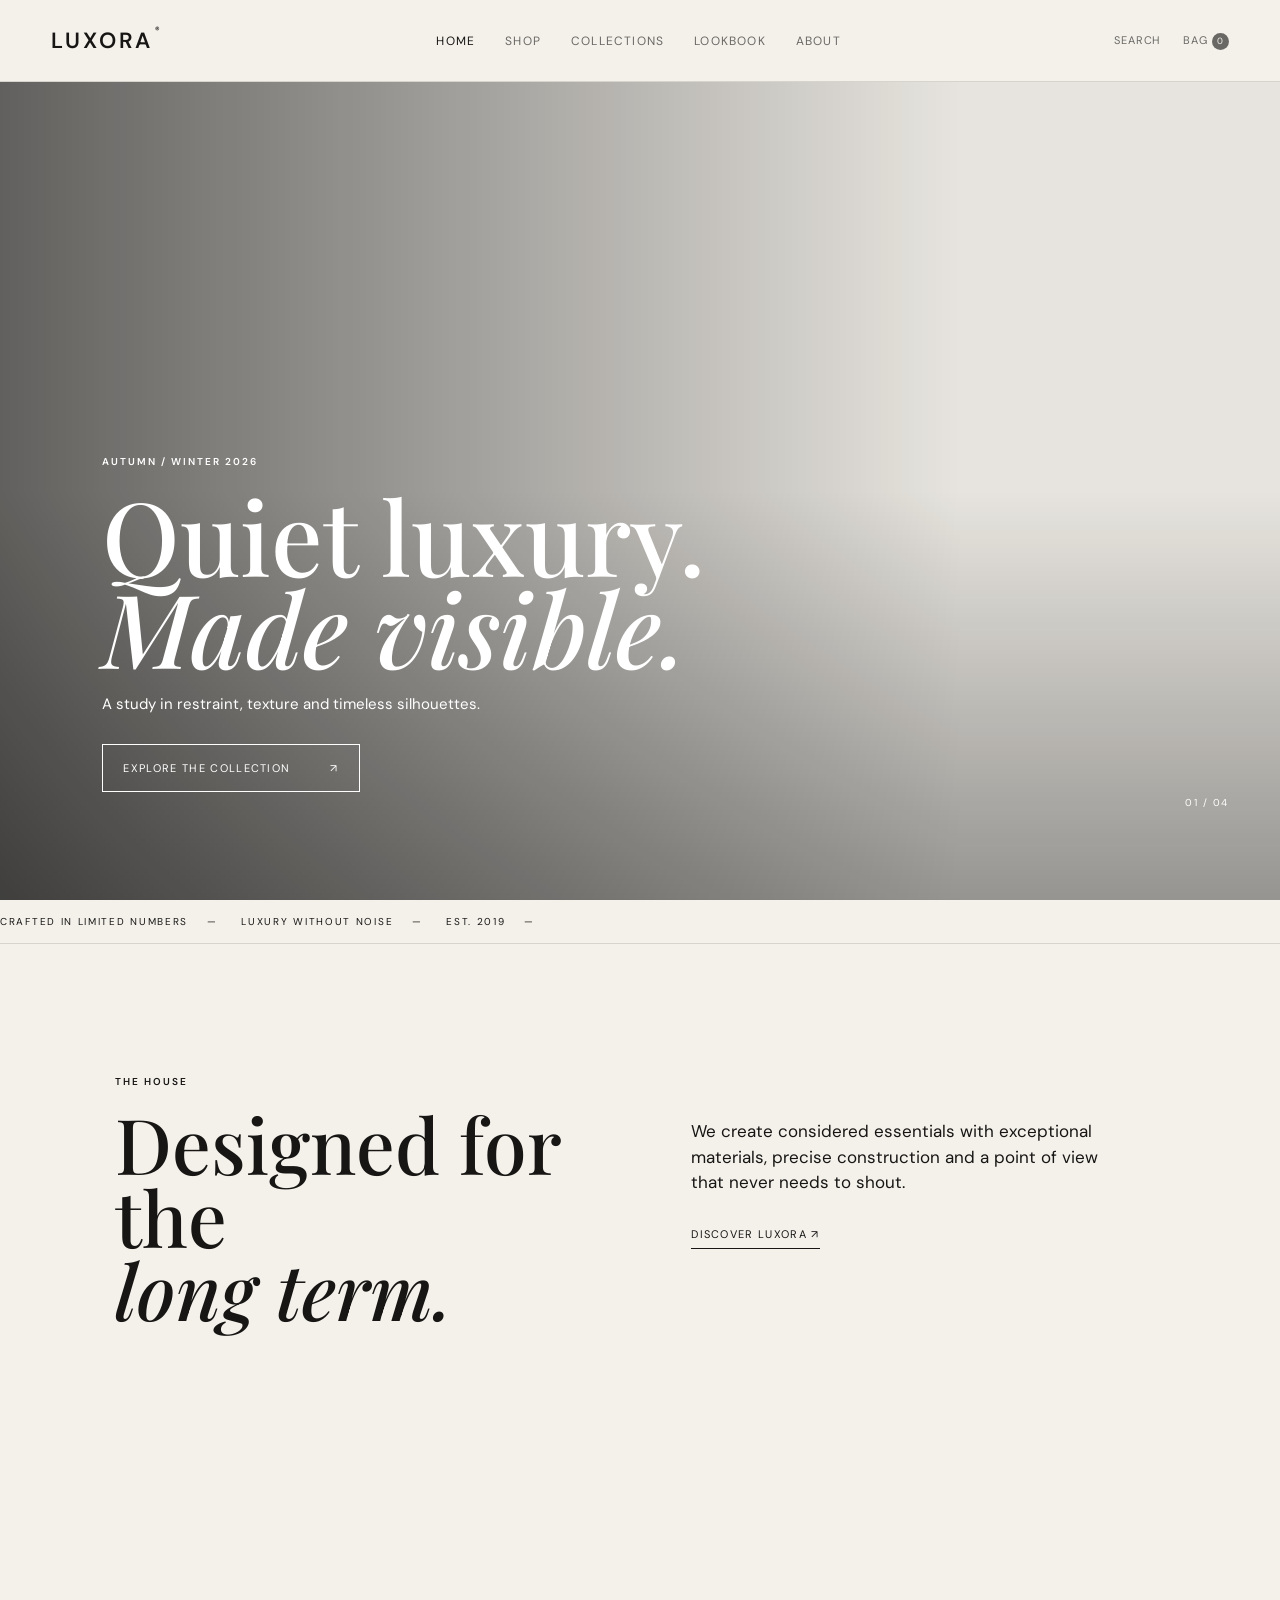
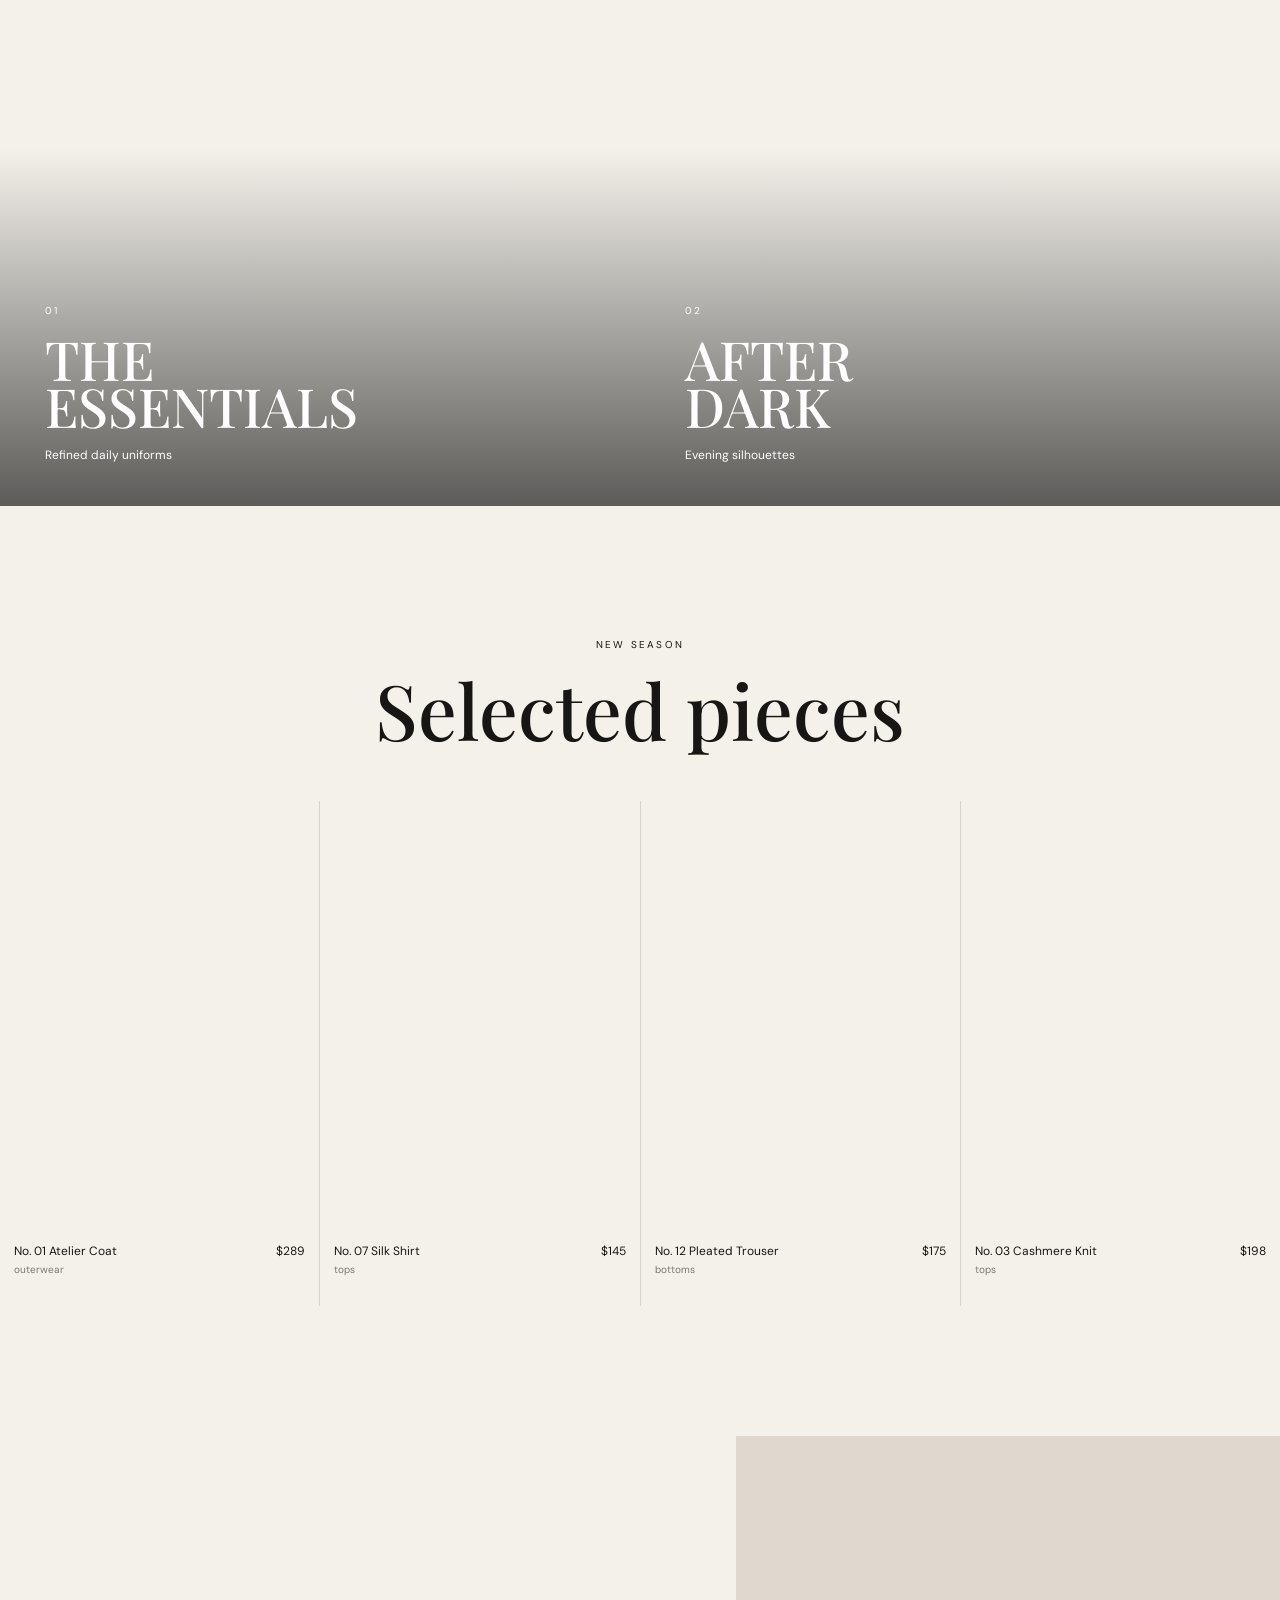
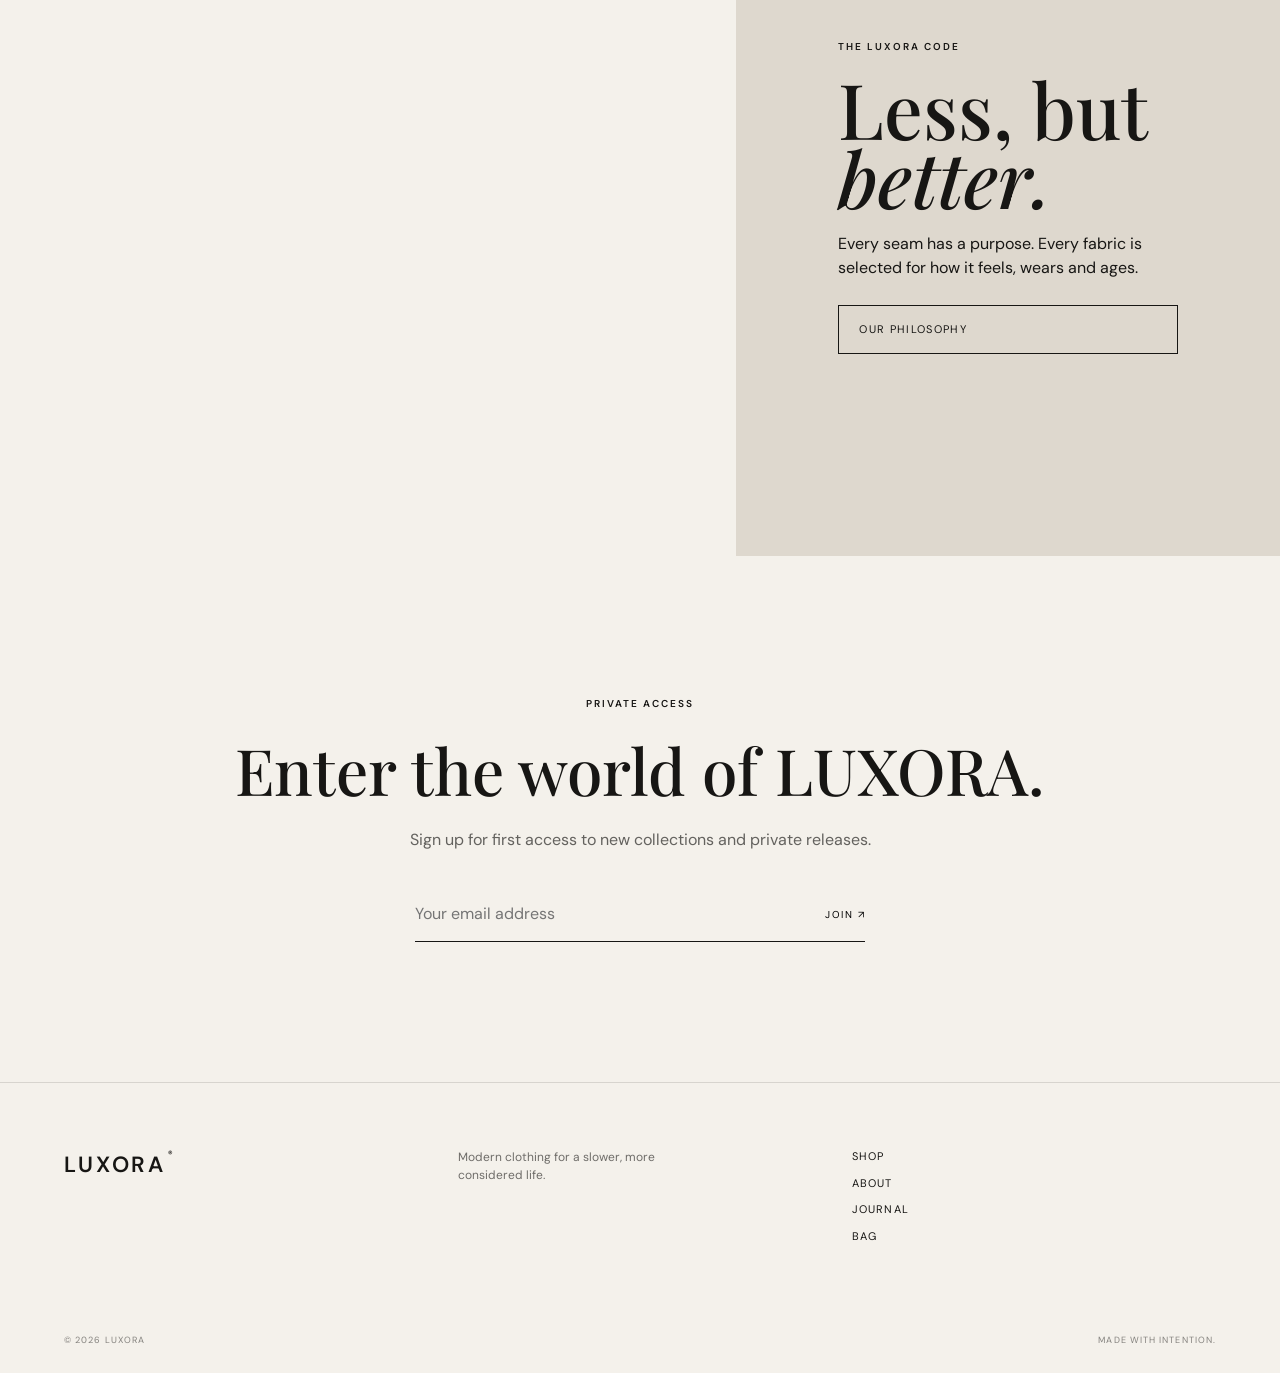
<file: index.html>
<!DOCTYPE html>
<html lang="en">
<head>
<meta charset="UTF-8"><meta name="viewport" content="width=device-width,initial-scale=1.0">
<title>LUXORA — Modern Luxury</title>
<link rel="preconnect" href="https://fonts.googleapis.com"><link rel="preconnect" href="https://fonts.gstatic.com" crossorigin>
<link href="https://fonts.googleapis.com/css2?family=DM+Sans:wght@400;500;600&family=Playfair+Display:wght@500;600&display=swap" rel="stylesheet">
<link rel="stylesheet" href="css/style.css">
</head>
<body>
<div class="loader"><div class="loader-mark">L</div><p>LUXORA</p></div>
<header class="nav">
<a class="logo" href="index.html">LUXORA<span>®</span></a>
<nav><a class="active" href="index.html">Home</a><a href="shop.html">Shop</a><a href="collections.html">Collections</a><a href="lookbook.html">Lookbook</a><a href="about.html">About</a></nav>
<div class="nav-actions"><a href="shop.html">Search</a><a href="cart.html">Bag <span class="bag-count">0</span></a><button class="menu">☰</button></div>
</header>
<main>
<section class="hero">
<div class="hero-image"></div><div class="hero-shade"></div>
<div class="hero-content"><p class="eyebrow reveal">AUTUMN / WINTER 2026</p><h1 class="reveal delay1">Quiet luxury.<br><em>Made visible.</em></h1><p class="hero-copy reveal delay2">A study in restraint, texture and timeless silhouettes.</p><a class="btn reveal delay3" href="shop.html">Explore the collection <span>↗</span></a></div>
<div class="hero-side">01 / 04</div>
</section>
<section class="ticker"><div>CRAFTED IN LIMITED NUMBERS&nbsp;&nbsp;&nbsp; — &nbsp;&nbsp;&nbsp; LUXURY WITHOUT NOISE&nbsp;&nbsp;&nbsp; — &nbsp;&nbsp;&nbsp; EST. 2019&nbsp;&nbsp;&nbsp; — &nbsp;&nbsp;&nbsp;</div></section>
<section class="statement split"><div><p class="eyebrow">THE HOUSE</p><h2>Designed for the<br><em>long term.</em></h2></div><div><p>We create considered essentials with exceptional materials, precise construction and a point of view that never needs to shout.</p><a class="text-link" href="about.html">Discover LUXORA ↗</a></div></section>
<section class="feature-grid">
<a class="feature feature-one" href="collections.html"><div><span>01</span><h3>THE<br>ESSENTIALS</h3><p>Refined daily uniforms</p></div></a>
<a class="feature feature-two" href="collections.html"><div><span>02</span><h3>AFTER<br>DARK</h3><p>Evening silhouettes</p></div></a>
</section>
<section class="marquee-title"><span>NEW SEASON</span><h2>Selected pieces</h2></section>
<section class="products-preview" id="home-products"></section>
<section class="editorial"><div class="editorial-photo"></div><div class="editorial-copy"><p class="eyebrow">THE LUXORA CODE</p><h2>Less, but<br><em>better.</em></h2><p>Every seam has a purpose. Every fabric is selected for how it feels, wears and ages.</p><a class="btn dark" href="about.html">Our philosophy</a></div></section>
<section class="newsletter"><p class="eyebrow">PRIVATE ACCESS</p><h2>Enter the world of LUXORA.</h2><p>Sign up for first access to new collections and private releases.</p><form onsubmit="event.preventDefault();this.innerHTML='<strong>Welcome to LUXORA.</strong>'"><input type="email" placeholder="Your email address" required><button>Join ↗</button></form></section>
</main>
<footer><div class="footer-top"><a class="logo" href="index.html">LUXORA<span>®</span></a><p>Modern clothing for a slower, more considered life.</p><div><a href="shop.html">Shop</a><a href="about.html">About</a><a href="lookbook.html">Journal</a><a href="cart.html">Bag</a></div></div><div class="footer-bottom"><span>© 2026 LUXORA</span><span>Made with intention.</span></div></footer>
<script src="js/app.js"></script></body></html>
</file>
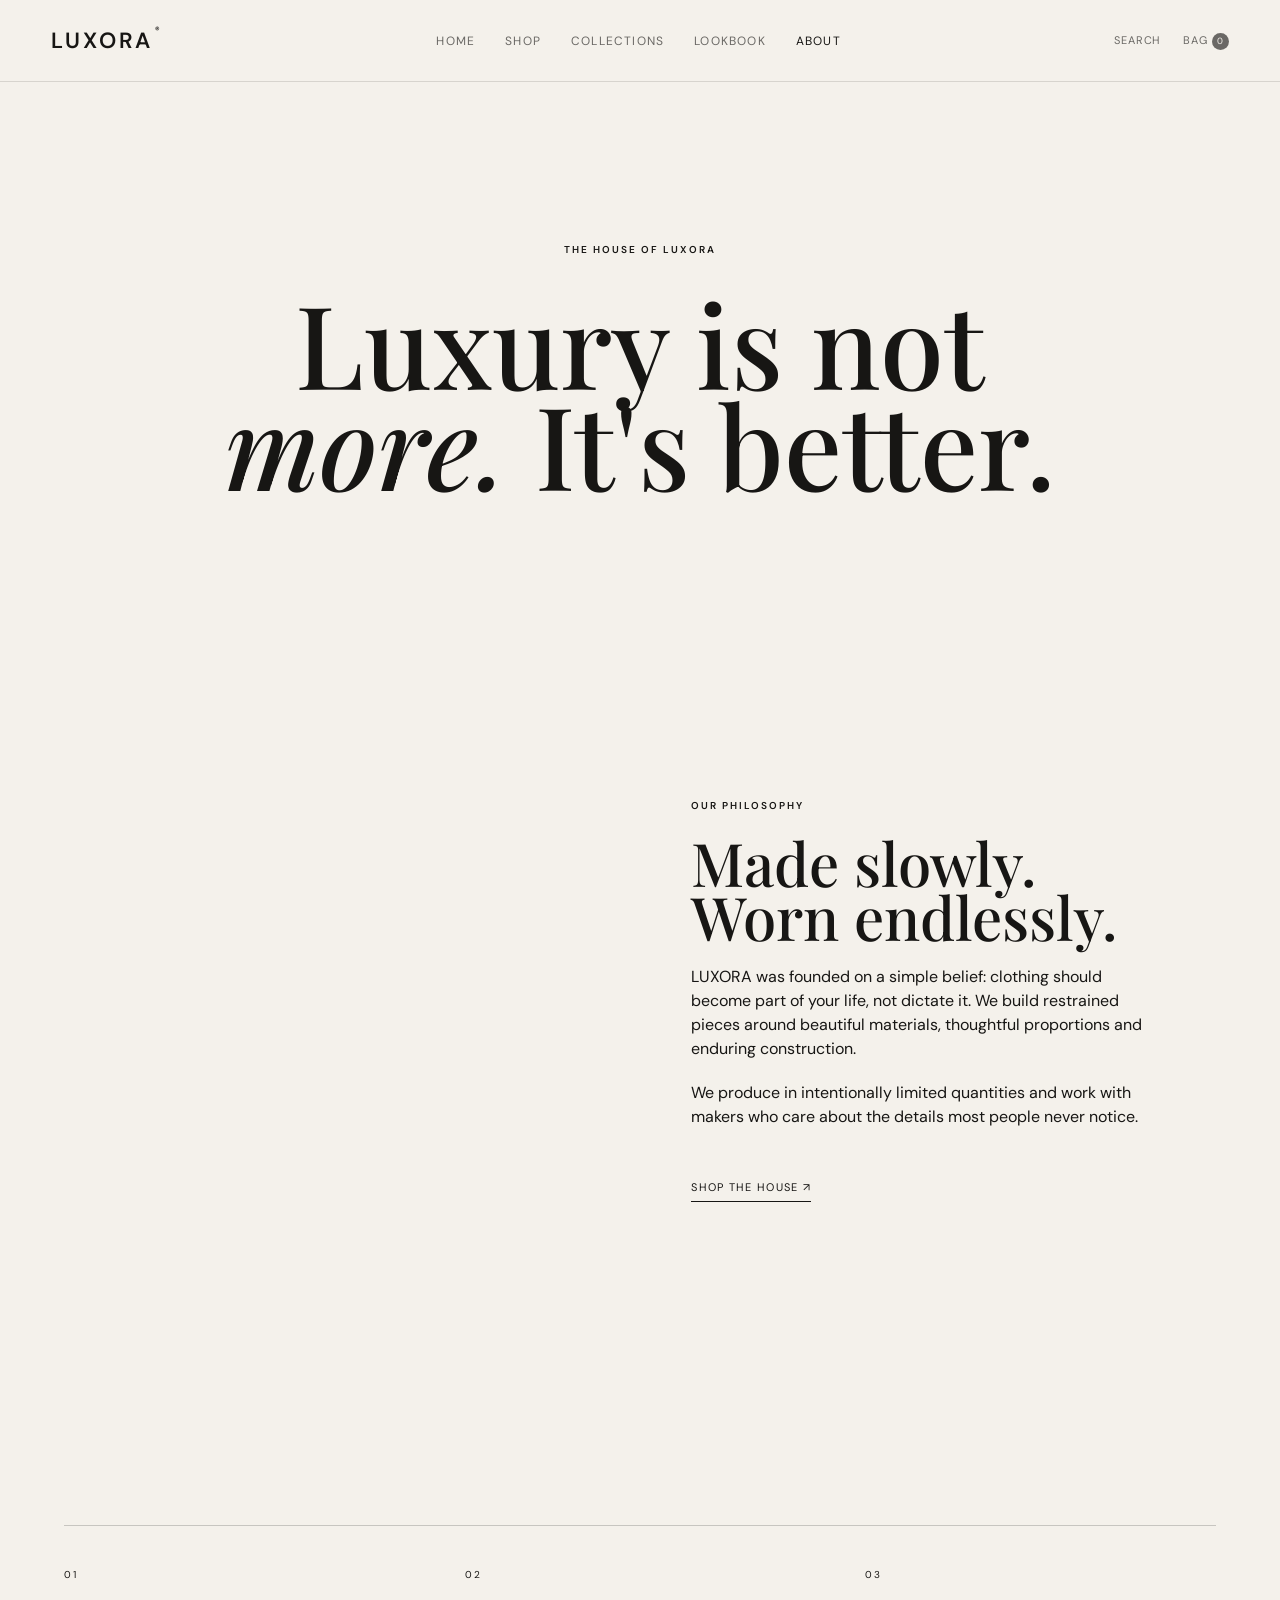
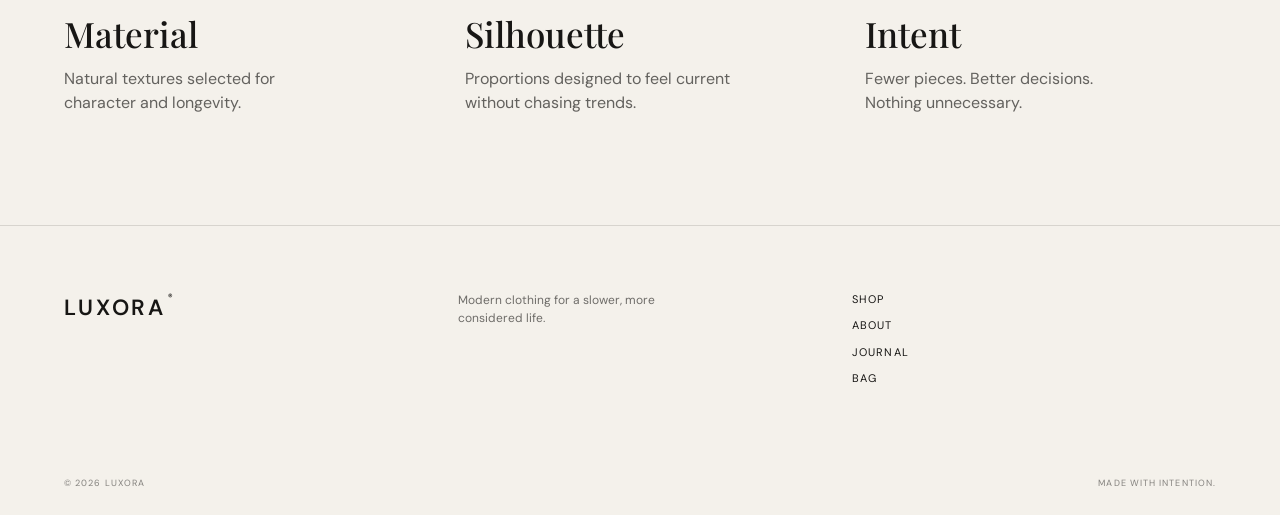
<file: about.html>
<!DOCTYPE html><html lang="en"><head><meta charset="UTF-8"><meta name="viewport" content="width=device-width,initial-scale=1"><title>About — LUXORA</title><link href="https://fonts.googleapis.com/css2?family=DM+Sans:wght@400;500;600&family=Playfair+Display:wght@500;600&display=swap" rel="stylesheet"><link rel="stylesheet" href="css/style.css"></head><body><header class="nav"><a class="logo" href="index.html">LUXORA<span>®</span></a><nav><a href="index.html">Home</a><a href="shop.html">Shop</a><a href="collections.html">Collections</a><a href="lookbook.html">Lookbook</a><a class="active" href="about.html">About</a></nav><div class="nav-actions"><a href="shop.html">Search</a><a href="cart.html">Bag <span class="bag-count">0</span></a><button class="menu">☰</button></div></header>
<main class="page"><section class="about-hero"><p class="eyebrow">THE HOUSE OF LUXORA</p><h1>Luxury is not<br><em>more.</em> It's better.</h1></section><section class="about-body"><div class="about-photo"></div><div><p class="eyebrow">OUR PHILOSOPHY</p><h2>Made slowly.<br>Worn endlessly.</h2><p>LUXORA was founded on a simple belief: clothing should become part of your life, not dictate it. We build restrained pieces around beautiful materials, thoughtful proportions and enduring construction.</p><p>We produce in intentionally limited quantities and work with makers who care about the details most people never notice.</p><a class="text-link" href="shop.html">Shop the house ↗</a></div></section><section class="values"><div><span>01</span><h3>Material</h3><p>Natural textures selected for character and longevity.</p></div><div><span>02</span><h3>Silhouette</h3><p>Proportions designed to feel current without chasing trends.</p></div><div><span>03</span><h3>Intent</h3><p>Fewer pieces. Better decisions. Nothing unnecessary.</p></div></section></main><footer><div class="footer-top"><a class="logo" href="index.html">LUXORA<span>®</span></a><p>Modern clothing for a slower, more considered life.</p><div><a href="shop.html">Shop</a><a href="about.html">About</a><a href="lookbook.html">Journal</a><a href="cart.html">Bag</a></div></div><div class="footer-bottom"><span>© 2026 LUXORA</span><span>Made with intention.</span></div></footer><script src="js/app.js"></script></body></html>
</file>
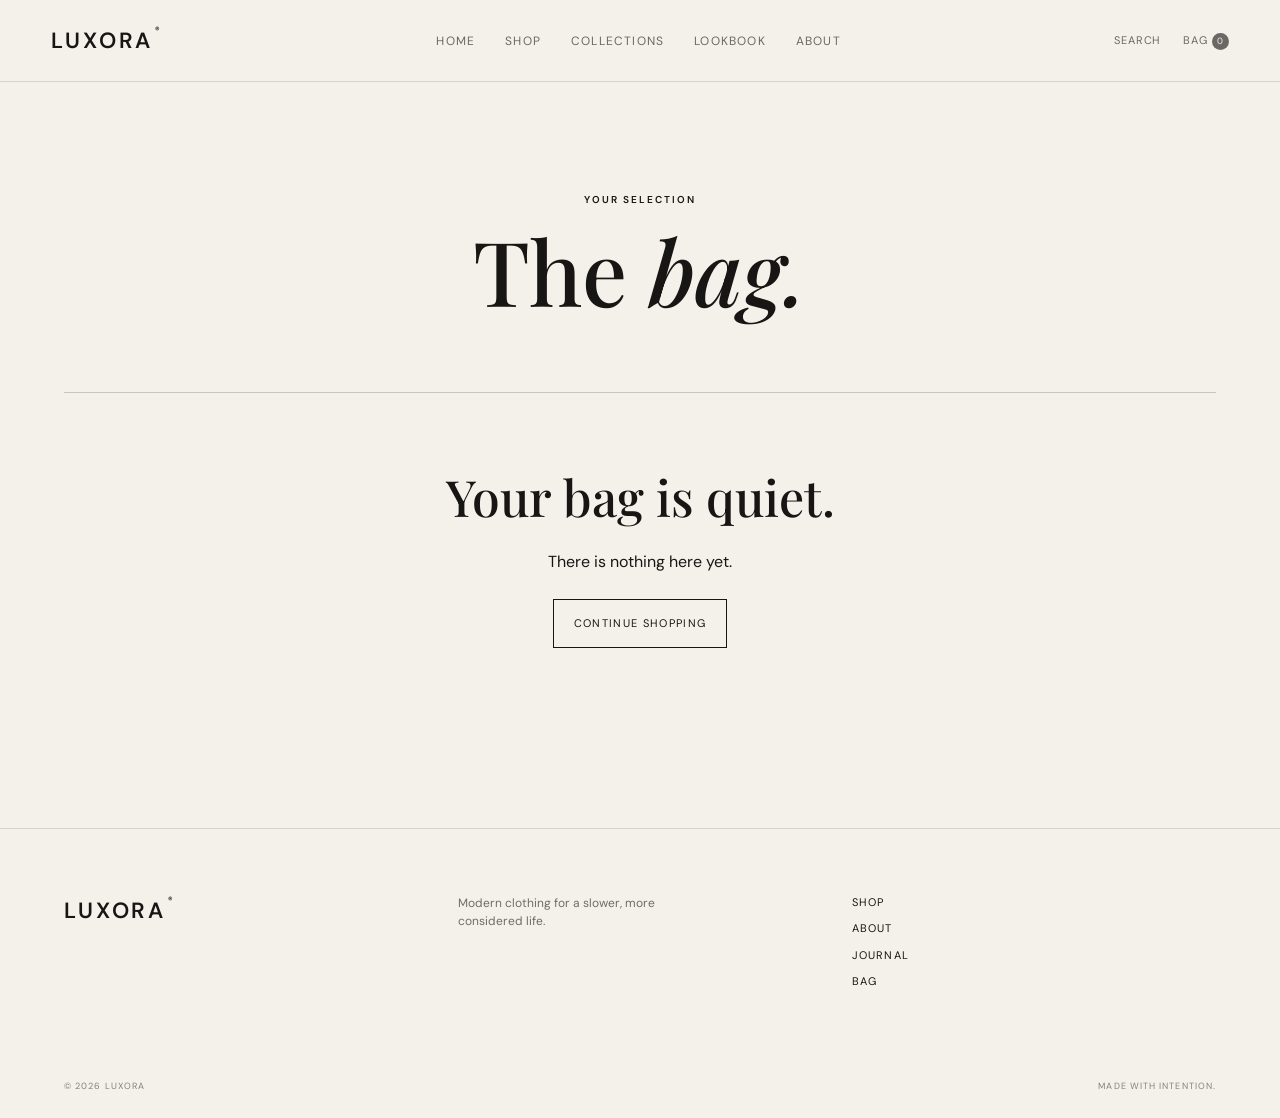
<file: cart.html>
<!DOCTYPE html><html lang="en"><head><meta charset="UTF-8"><meta name="viewport" content="width=device-width,initial-scale=1"><title>Bag — LUXORA</title><link href="https://fonts.googleapis.com/css2?family=DM+Sans:wght@400;500;600&family=Playfair+Display:wght@500;600&display=swap" rel="stylesheet"><link rel="stylesheet" href="css/style.css"></head><body><header class="nav"><a class="logo" href="index.html">LUXORA<span>®</span></a><nav><a href="index.html">Home</a><a href="shop.html">Shop</a><a href="collections.html">Collections</a><a href="lookbook.html">Lookbook</a><a href="about.html">About</a></nav><div class="nav-actions"><a href="shop.html">Search</a><a class="active" href="cart.html">Bag <span class="bag-count">0</span></a><button class="menu">☰</button></div></header><main class="page cart-page"><div class="page-heading"><p class="eyebrow">YOUR SELECTION</p><h1>The <em>bag.</em></h1></div><div id="cart-content"></div></main><footer><div class="footer-top"><a class="logo" href="index.html">LUXORA<span>®</span></a><p>Modern clothing for a slower, more considered life.</p><div><a href="shop.html">Shop</a><a href="about.html">About</a><a href="lookbook.html">Journal</a><a href="cart.html">Bag</a></div></div><div class="footer-bottom"><span>© 2026 LUXORA</span><span>Made with intention.</span></div></footer><script src="js/app.js"></script></body></html>
</file>
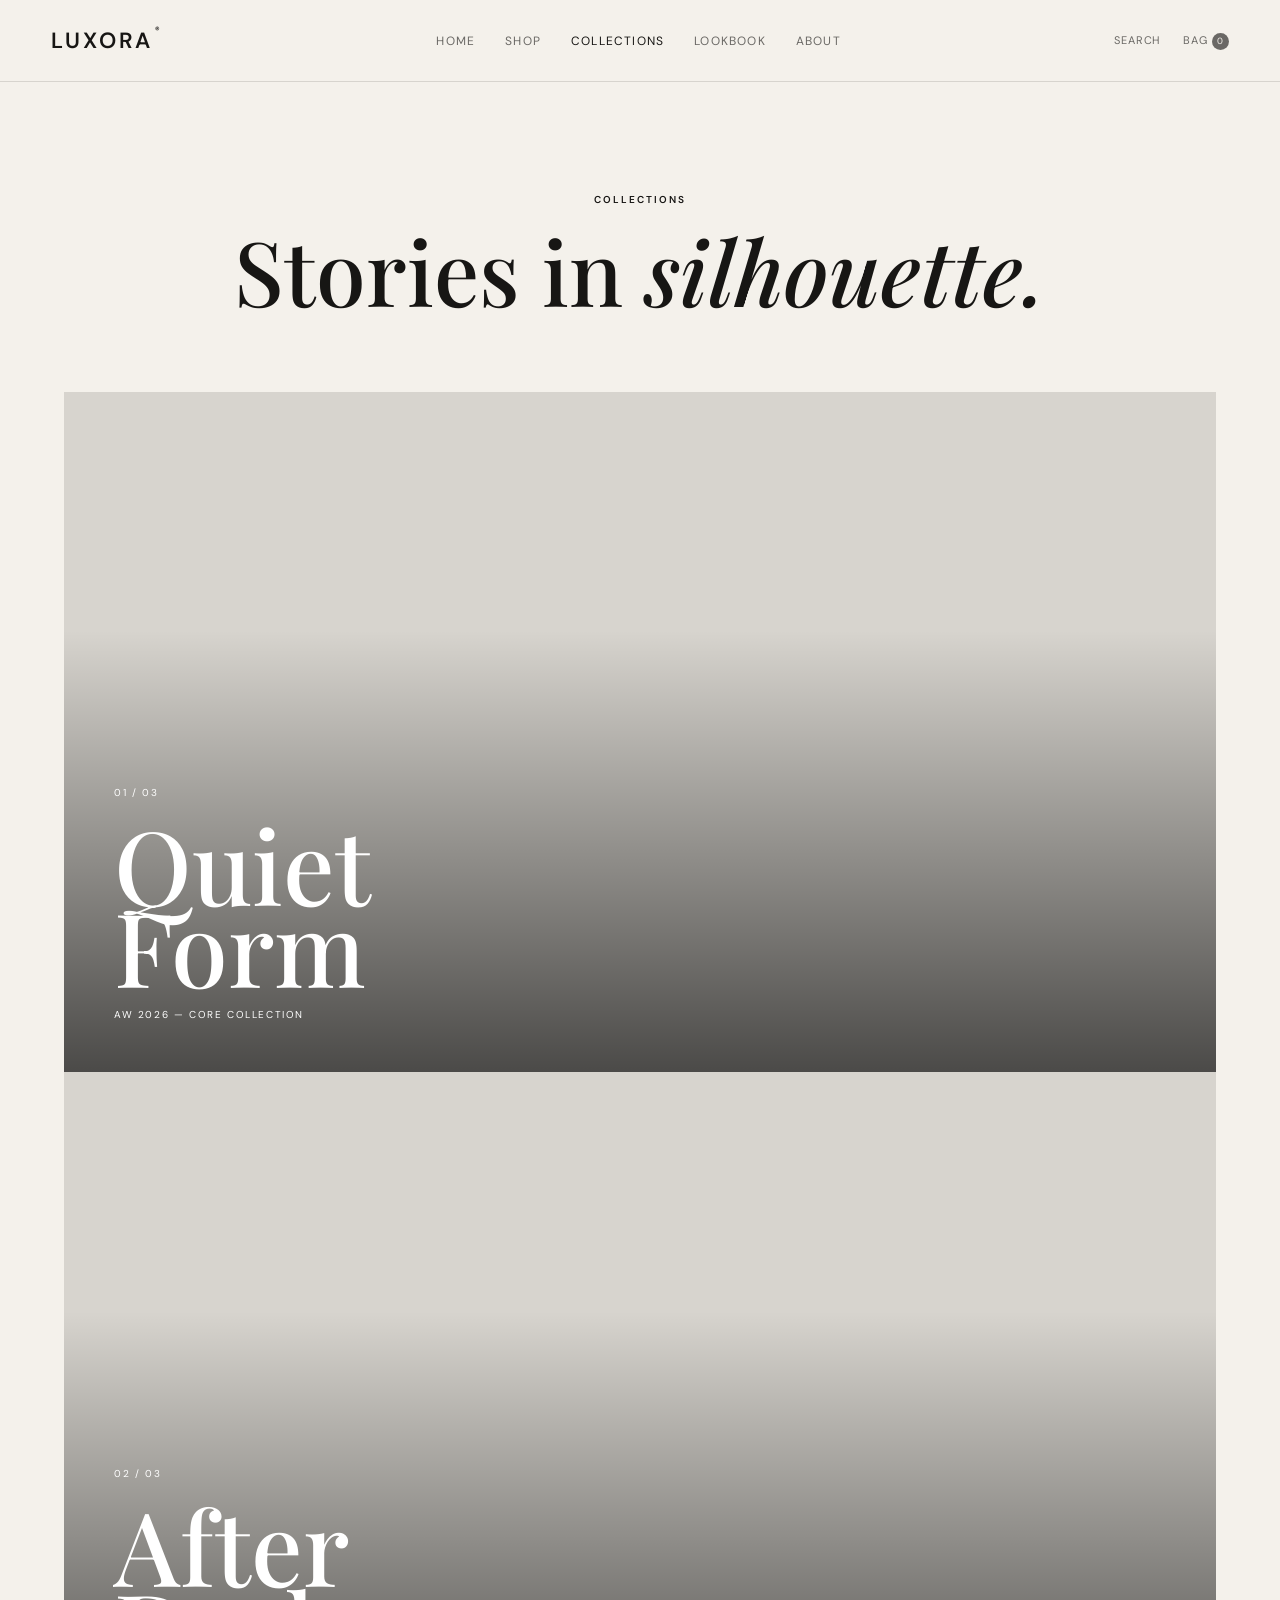
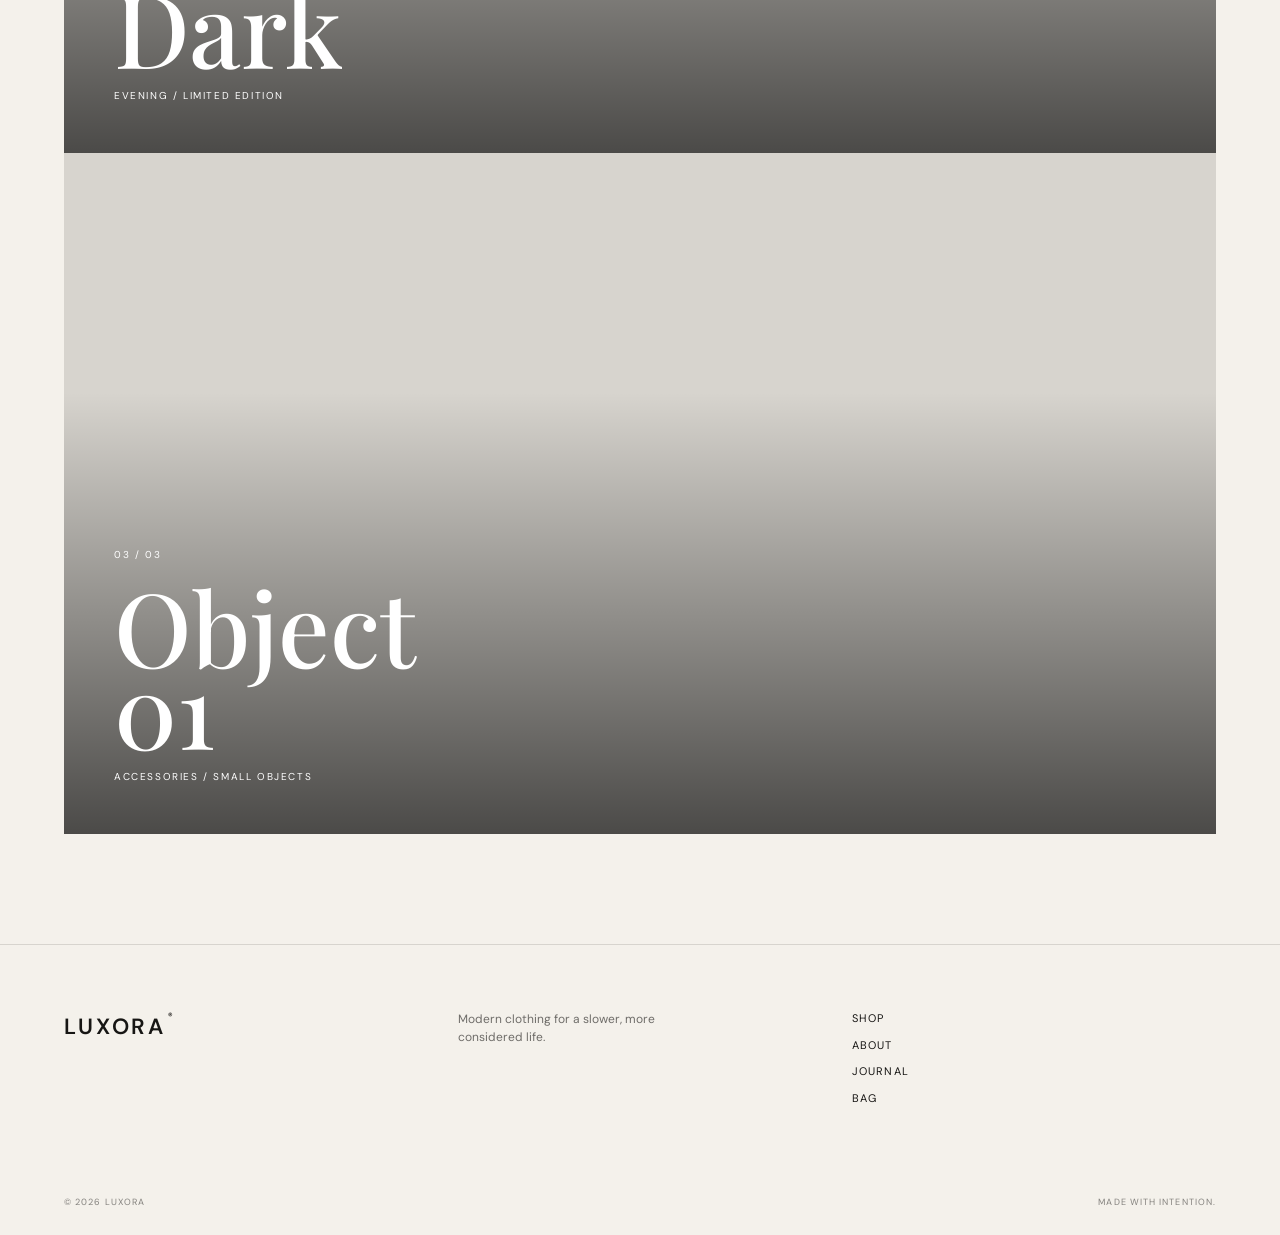
<file: collections.html>
<!DOCTYPE html><html lang="en"><head><meta charset="UTF-8"><meta name="viewport" content="width=device-width,initial-scale=1"><title>Collections — LUXORA</title><link href="https://fonts.googleapis.com/css2?family=DM+Sans:wght@400;500;600&family=Playfair+Display:wght@500;600&display=swap" rel="stylesheet"><link rel="stylesheet" href="css/style.css"></head><body><header class="nav"><a class="logo" href="index.html">LUXORA<span>®</span></a><nav><a href="index.html">Home</a><a href="shop.html">Shop</a><a class="active" href="collections.html">Collections</a><a href="lookbook.html">Lookbook</a><a href="about.html">About</a></nav><div class="nav-actions"><a href="shop.html">Search</a><a href="cart.html">Bag <span class="bag-count">0</span></a><button class="menu">☰</button></div></header>
<main class="page"><div class="page-heading"><p class="eyebrow">COLLECTIONS</p><h1>Stories in <em>silhouette.</em></h1></div><div class="collection-list">
<a class="collection-card c1" href="shop.html"><div><span>01 / 03</span><h2>Quiet<br>Form</h2><p>AW 2026 — Core collection</p></div></a>
<a class="collection-card c2" href="shop.html"><div><span>02 / 03</span><h2>After<br>Dark</h2><p>Evening / Limited edition</p></div></a>
<a class="collection-card c3" href="shop.html"><div><span>03 / 03</span><h2>Object<br>01</h2><p>Accessories / Small objects</p></div></a>
</div></main><footer><div class="footer-top"><a class="logo" href="index.html">LUXORA<span>®</span></a><p>Modern clothing for a slower, more considered life.</p><div><a href="shop.html">Shop</a><a href="about.html">About</a><a href="lookbook.html">Journal</a><a href="cart.html">Bag</a></div></div><div class="footer-bottom"><span>© 2026 LUXORA</span><span>Made with intention.</span></div></footer><script src="js/app.js"></script></body></html>
</file>
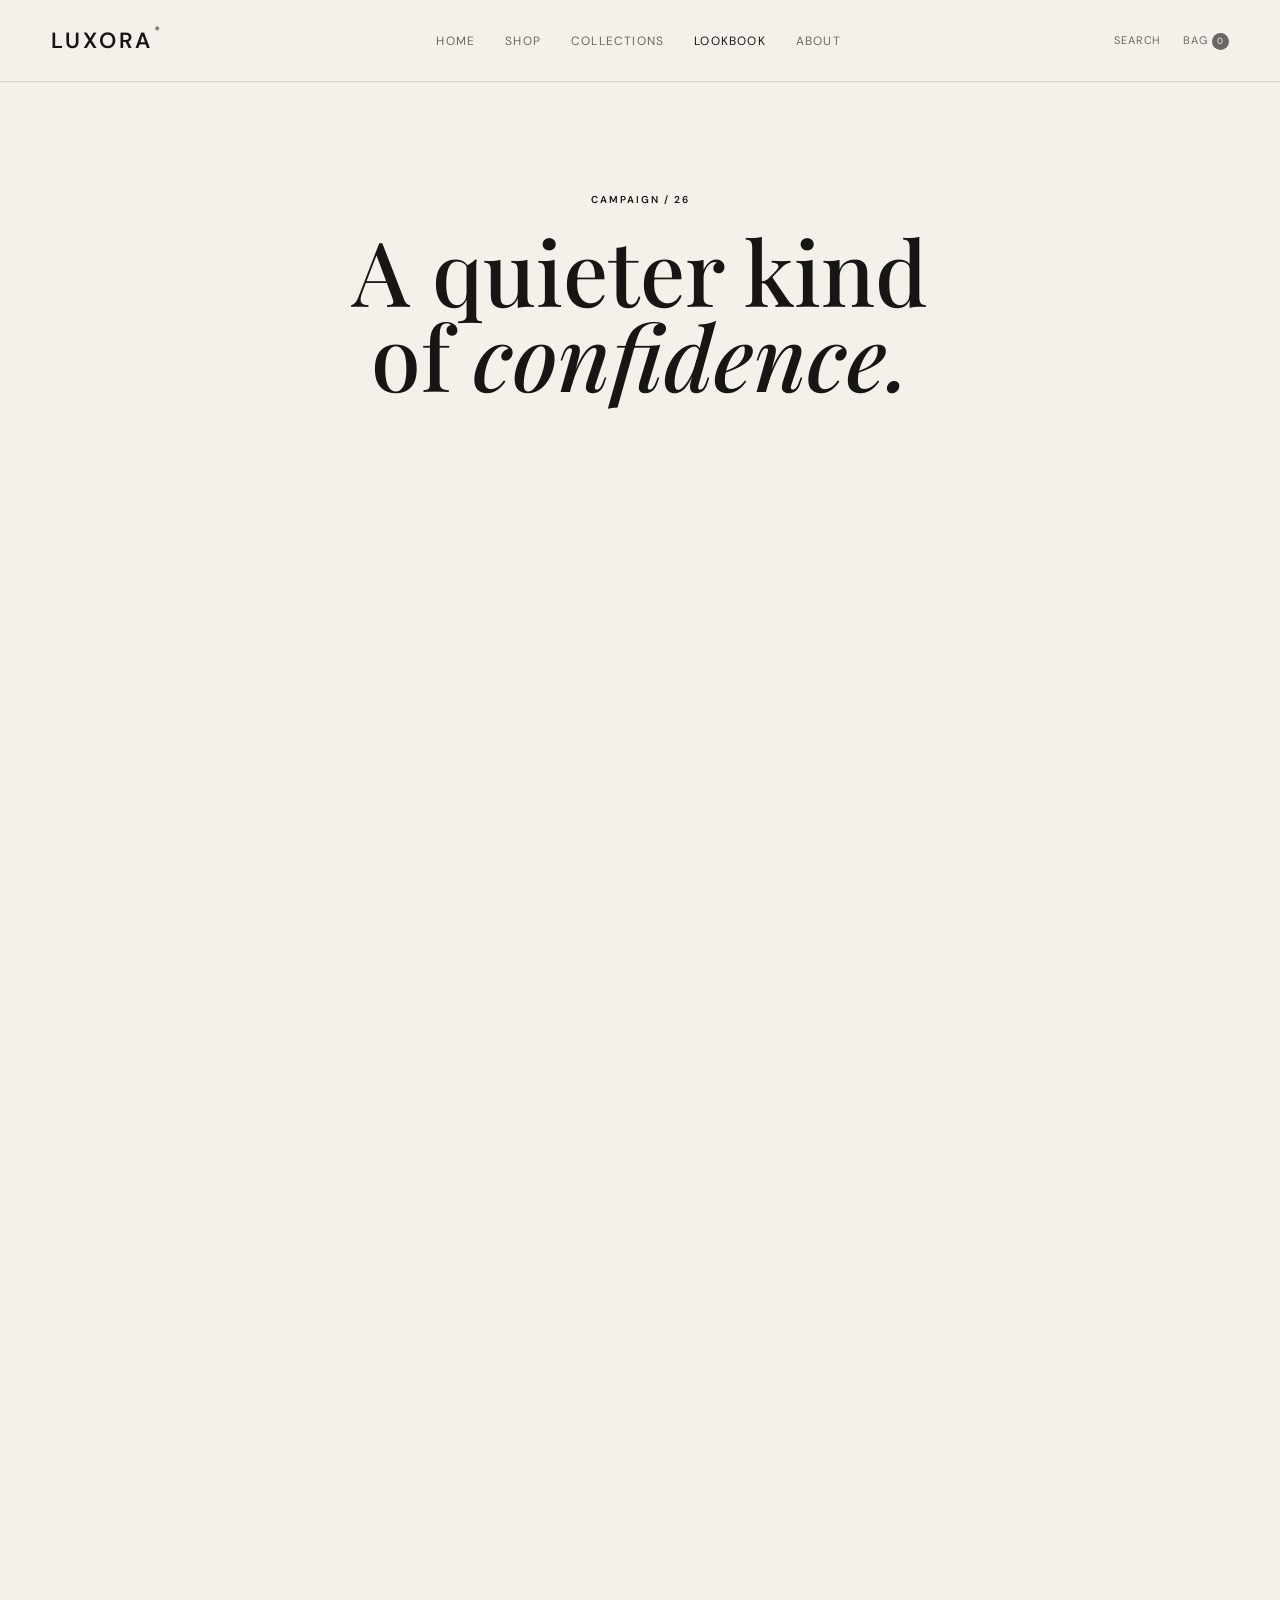
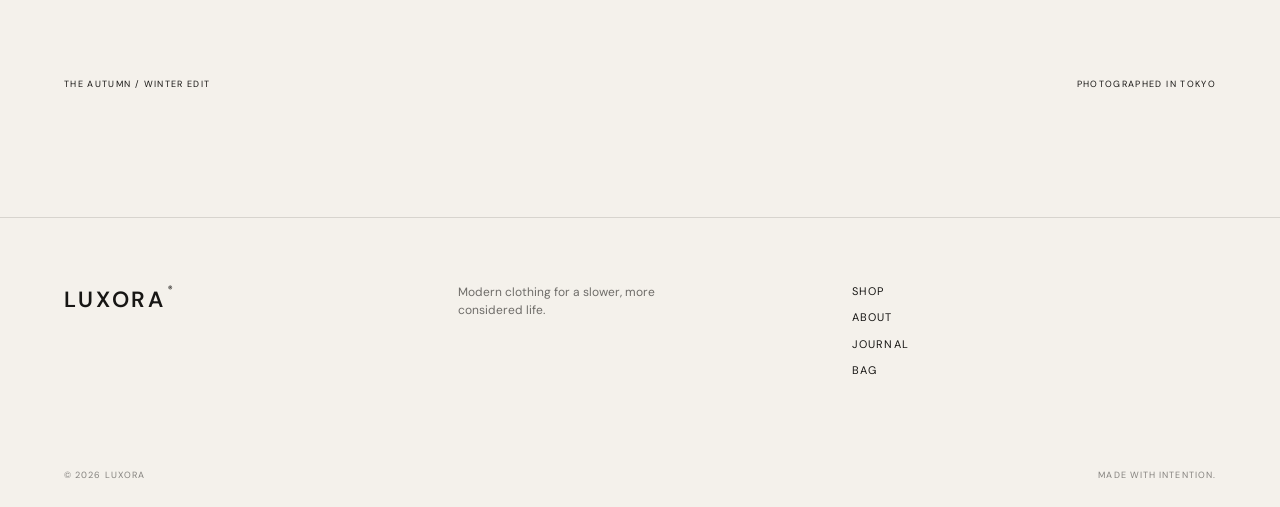
<file: lookbook.html>
<!DOCTYPE html><html lang="en"><head><meta charset="UTF-8"><meta name="viewport" content="width=device-width,initial-scale=1"><title>Lookbook — LUXORA</title><link href="https://fonts.googleapis.com/css2?family=DM+Sans:wght@400;500;600&family=Playfair+Display:wght@500;600&display=swap" rel="stylesheet"><link rel="stylesheet" href="css/style.css"></head><body><header class="nav"><a class="logo" href="index.html">LUXORA<span>®</span></a><nav><a href="index.html">Home</a><a href="shop.html">Shop</a><a href="collections.html">Collections</a><a class="active" href="lookbook.html">Lookbook</a><a href="about.html">About</a></nav><div class="nav-actions"><a href="shop.html">Search</a><a href="cart.html">Bag <span class="bag-count">0</span></a><button class="menu">☰</button></div></header>
<main class="page"><div class="page-heading"><p class="eyebrow">CAMPAIGN / 26</p><h1>A quieter kind<br>of <em>confidence.</em></h1></div><section class="lookbook-grid"><div class="lb tall lb1"></div><div class="lb lb2"></div><div class="lb lb3"></div><div class="lb wide lb4"></div><div class="lb lb5"></div><div class="lb tall lb6"></div></section><div class="lookbook-caption"><span>THE AUTUMN / WINTER EDIT</span><span>PHOTOGRAPHED IN TOKYO</span></div></main><footer><div class="footer-top"><a class="logo" href="index.html">LUXORA<span>®</span></a><p>Modern clothing for a slower, more considered life.</p><div><a href="shop.html">Shop</a><a href="about.html">About</a><a href="lookbook.html">Journal</a><a href="cart.html">Bag</a></div></div><div class="footer-bottom"><span>© 2026 LUXORA</span><span>Made with intention.</span></div></footer><script src="js/app.js"></script></body></html>
</file>
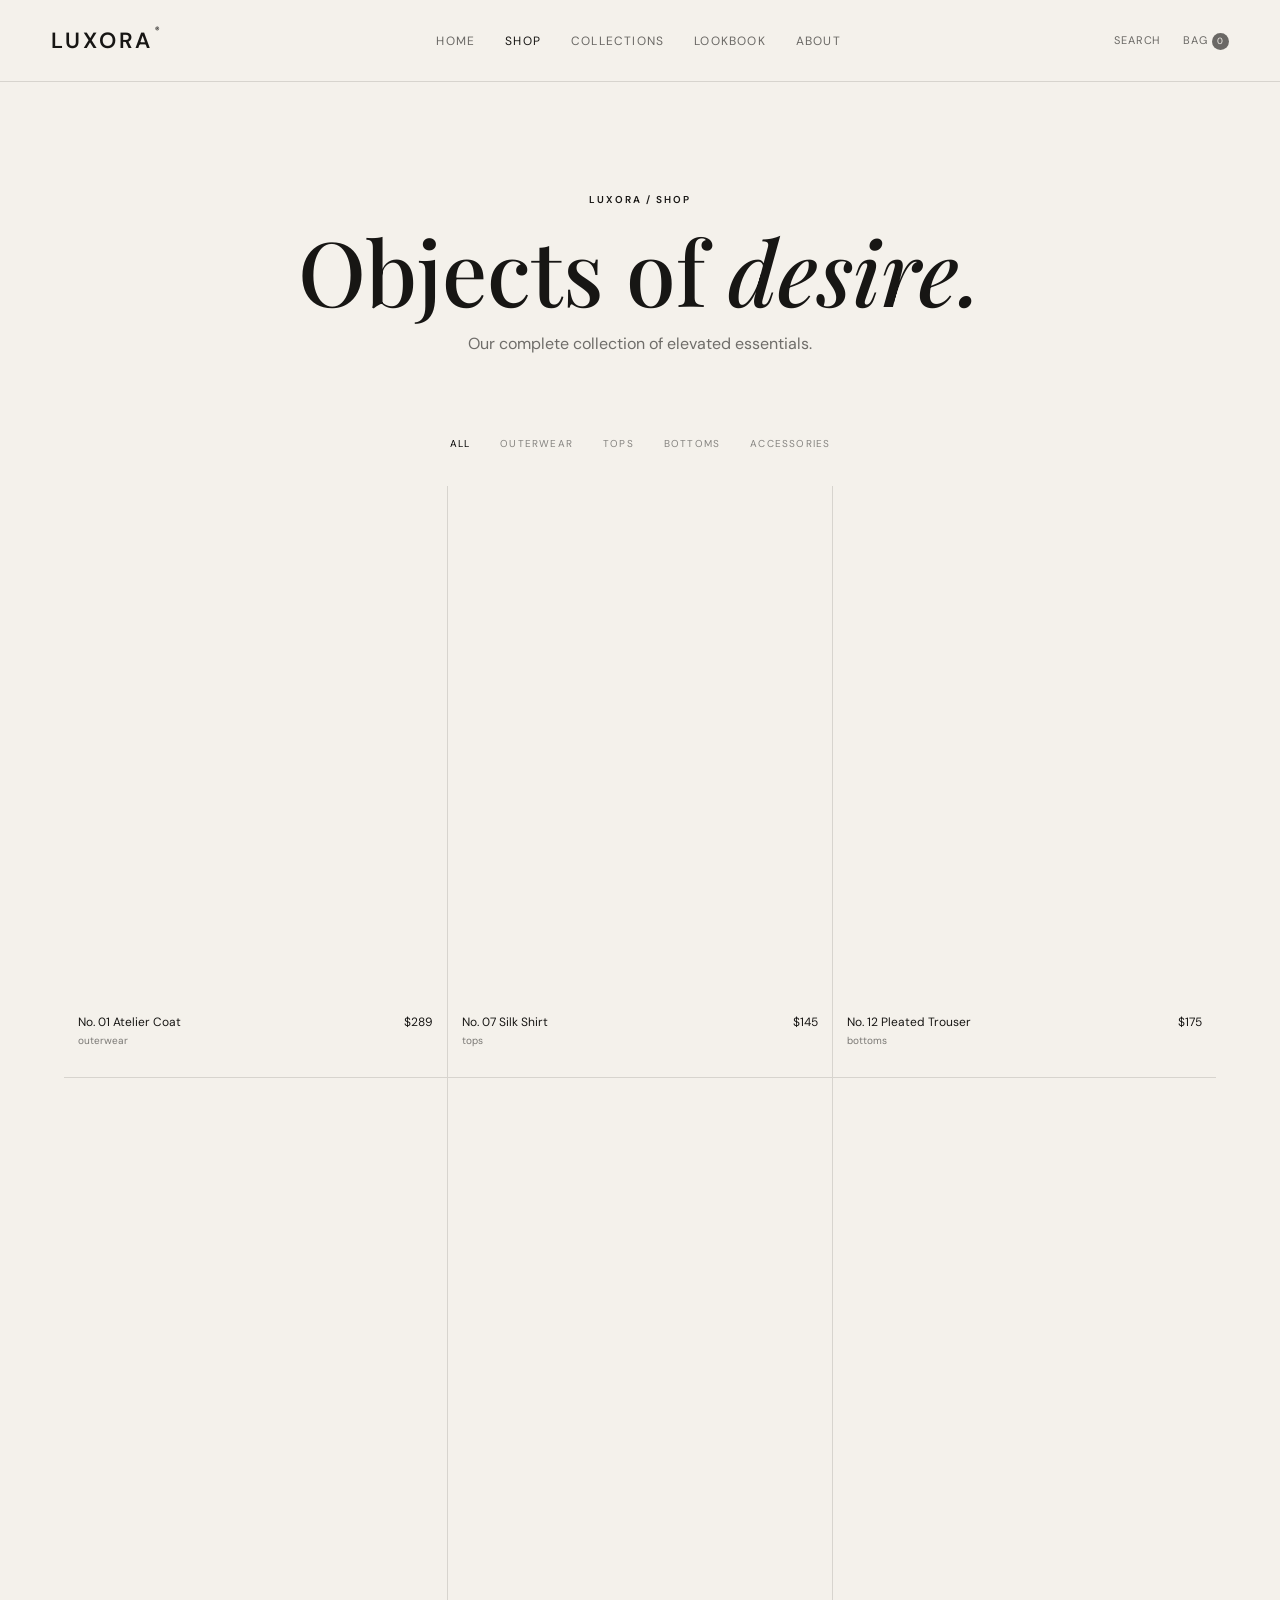
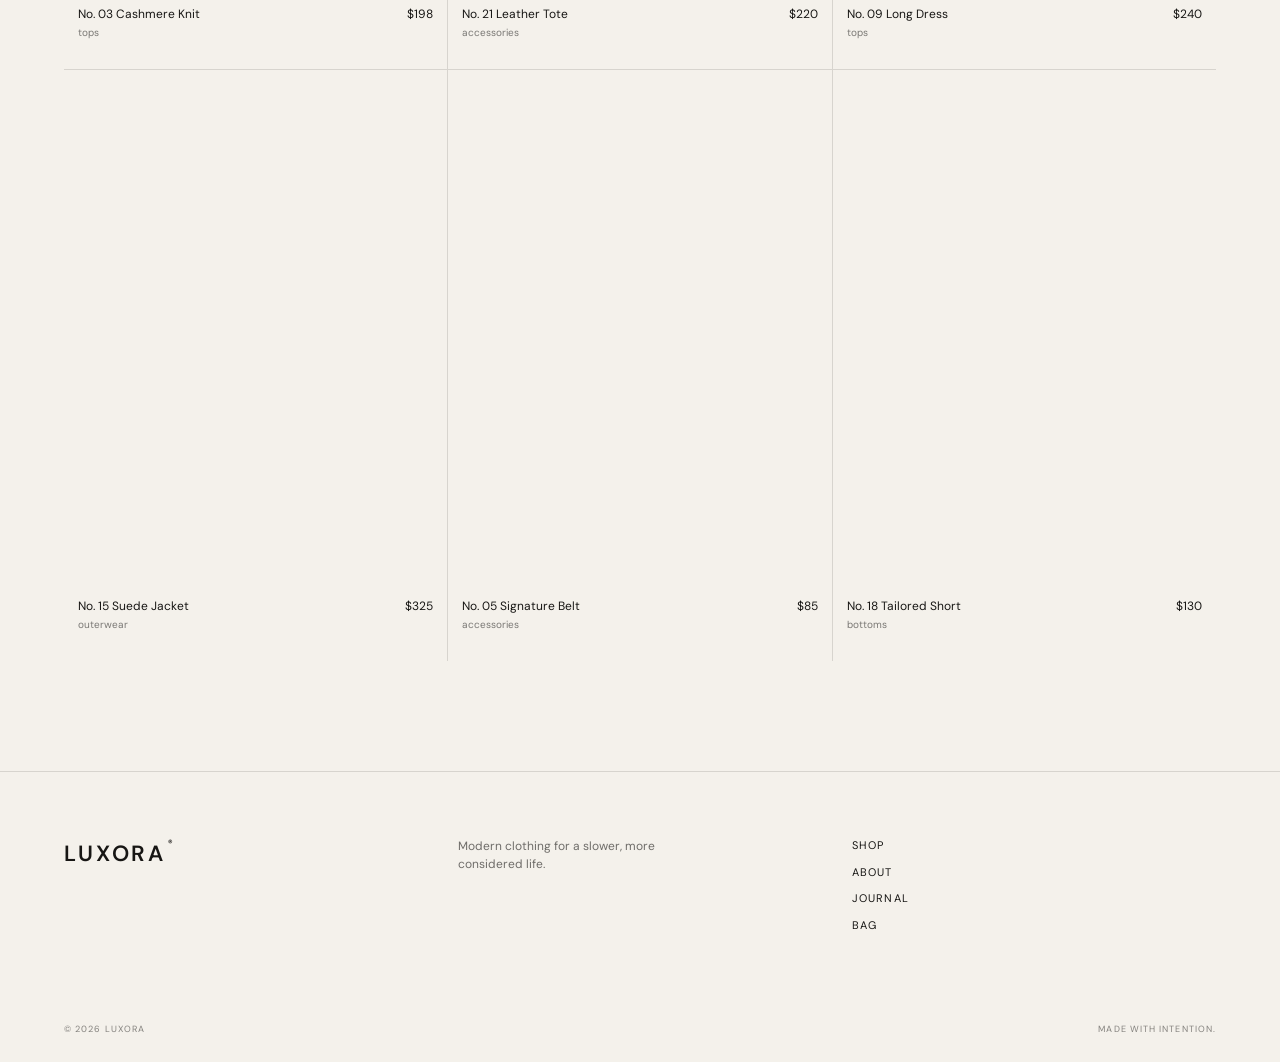
<file: shop.html>
<!DOCTYPE html><html lang="en"><head><meta charset="UTF-8"><meta name="viewport" content="width=device-width,initial-scale=1"><title>Shop — LUXORA</title><link rel="preconnect" href="https://fonts.googleapis.com"><link href="https://fonts.googleapis.com/css2?family=DM+Sans:wght@400;500;600&family=Playfair+Display:wght@500;600&display=swap" rel="stylesheet"><link rel="stylesheet" href="css/style.css"></head><body>
<header class="nav"><a class="logo" href="index.html">LUXORA<span>®</span></a><nav><a href="index.html">Home</a><a class="active" href="shop.html">Shop</a><a href="collections.html">Collections</a><a href="lookbook.html">Lookbook</a><a href="about.html">About</a></nav><div class="nav-actions"><a href="shop.html">Search</a><a href="cart.html">Bag <span class="bag-count">0</span></a><button class="menu">☰</button></div></header>
<main class="page"><div class="page-heading"><p class="eyebrow">LUXORA / SHOP</p><h1>Objects of <em>desire.</em></h1><p>Our complete collection of elevated essentials.</p></div><div class="filters"><button class="filter active" data-filter="all">All</button><button class="filter" data-filter="outerwear">Outerwear</button><button class="filter" data-filter="tops">Tops</button><button class="filter" data-filter="bottoms">Bottoms</button><button class="filter" data-filter="accessories">Accessories</button></div><section class="product-grid" id="shop-products"></section></main><footer><div class="footer-top"><a class="logo" href="index.html">LUXORA<span>®</span></a><p>Modern clothing for a slower, more considered life.</p><div><a href="shop.html">Shop</a><a href="about.html">About</a><a href="lookbook.html">Journal</a><a href="cart.html">Bag</a></div></div><div class="footer-bottom"><span>© 2026 LUXORA</span><span>Made with intention.</span></div></footer><script src="js/app.js"></script></body></html>
</file>
<file: css/style.css>
*{box-sizing:border-box;margin:0;padding:0}html{scroll-behavior:smooth}body{font-family:'DM Sans',sans-serif;background:#f4f1eb;color:#171614;line-height:1.5}a{text-decoration:none;color:inherit}button,input{font:inherit}.logo{font-size:22px;letter-spacing:.13em;font-weight:600}.logo span{font-size:9px;vertical-align:top;margin-left:2px}.nav{height:82px;display:flex;align-items:center;justify-content:space-between;padding:0 4vw;border-bottom:1px solid #17161422;background:#f4f1eb;position:relative;z-index:10}.nav nav{display:flex;gap:30px;font-size:12px;text-transform:uppercase;letter-spacing:.1em}.nav nav a,.nav-actions a{opacity:.62;transition:.25s}.nav nav a:hover,.nav nav .active,.nav-actions a:hover{opacity:1}.nav-actions{display:flex;align-items:center;gap:22px;font-size:11px;text-transform:uppercase;letter-spacing:.08em}.menu{display:none;border:0;background:none}.bag-count{display:inline-block;min-width:17px;height:17px;border-radius:50%;text-align:center;background:#171614;color:#f4f1eb;font-size:9px;padding-top:2px}.hero{height:calc(100vh - 82px);min-height:650px;position:relative;color:#fff;overflow:hidden}.hero-image{position:absolute;inset:0;background-image:url('https://images.unsplash.com/photo-1525507119028-ed4c629a60a3?auto=format&fit=crop&w=2200&q=85');background-size:cover;background-position:center;animation:heroZoom 12s ease-out both}.hero-shade{position:absolute;inset:0;background:linear-gradient(90deg,rgba(0,0,0,.6),rgba(0,0,0,.05) 75%),linear-gradient(0deg,rgba(0,0,0,.35),transparent 50%)}.hero-content{position:absolute;left:8vw;bottom:12vh;max-width:720px}.eyebrow{font-size:10px;letter-spacing:.2em;text-transform:uppercase;font-weight:600}.hero h1{font-family:'Playfair Display',serif;font-size:clamp(58px,8vw,125px);font-weight:500;line-height:.9;margin:20px 0}.hero h1 em,h1 em,h2 em{font-weight:500}.hero-copy{font-size:15px;max-width:390px;margin-bottom:28px}.btn{display:inline-flex;gap:40px;align-items:center;padding:15px 20px;border:1px solid #fff;font-size:11px;text-transform:uppercase;letter-spacing:.12em;transition:.3s}.btn:hover{background:#fff;color:#171614}.btn.dark{border-color:#171614}.btn.dark:hover{background:#171614;color:#fff}.hero-side{position:absolute;right:4vw;bottom:10vh;font-size:10px;letter-spacing:.15em}.ticker{overflow:hidden;border-bottom:1px solid #17161422;white-space:nowrap;padding:14px 0;font-size:10px;letter-spacing:.17em;text-transform:uppercase}.ticker div{animation:marquee 22s linear infinite}.statement{padding:130px 9vw}.split{display:grid;grid-template-columns:1fr 1fr;gap:8vw}.statement h2,.marquee-title h2{font:500 clamp(48px,6vw,90px)/.95 'Playfair Display',serif;margin-top:18px}.statement>div:nth-child(2){max-width:430px;padding-top:45px;font-size:17px}.text-link{display:inline-block;margin-top:30px;border-bottom:1px solid #171614;padding-bottom:6px;font-size:11px;text-transform:uppercase;letter-spacing:.12em}.feature-grid{display:grid;grid-template-columns:1fr 1fr}.feature{height:650px;background-size:cover;background-position:center;position:relative;color:#fff;overflow:hidden}.feature:after{content:'';position:absolute;inset:0;background:linear-gradient(0deg,rgba(0,0,0,.62),transparent 55%)}.feature-one{background-image:url('https://images.unsplash.com/photo-1496747611176-843222e1e57c?auto=format&fit=crop&w=1400&q=80')}.feature-two{background-image:url('https://images.unsplash.com/photo-1483985988355-763728e1935b?auto=format&fit=crop&w=1400&q=80')}.feature>div{position:absolute;z-index:2;bottom:42px;left:45px}.feature span{font-size:10px;letter-spacing:.18em}.feature h3{font:500 54px/.88 'Playfair Display',serif;margin:15px 0}.feature p{font-size:12px}.marquee-title{text-align:center;padding:125px 5vw 55px}.marquee-title span{font-size:10px;letter-spacing:.22em}.products-preview,.product-grid{display:grid;grid-template-columns:repeat(4,1fr);gap:1px;background:#17161422}.product-card{background:#f4f1eb;position:relative;overflow:hidden}.product-img{aspect-ratio:3/4;background-size:cover;background-position:center;transition:transform .7s}.product-card:hover .product-img{transform:scale(1.045)}.product-info{padding:16px 14px 28px;display:flex;justify-content:space-between;font-size:12px}.product-info small{opacity:.55}.quick{position:absolute;left:14px;right:14px;bottom:65px;padding:13px;background:#f4f1eb;border:0;text-transform:uppercase;font-size:9px;letter-spacing:.14em;opacity:0;transform:translateY(10px);transition:.3s}.product-card:hover .quick{opacity:1;transform:none}.editorial{display:grid;grid-template-columns:1.15fr .85fr;min-height:720px;margin-top:130px}.editorial-photo{background:url('https://images.unsplash.com/photo-1515886657613-9f3515b0c78f?auto=format&fit=crop&w=1500&q=85') center/cover}.editorial-copy{display:flex;flex-direction:column;justify-content:center;padding:8vw;background:#ded8ce}.editorial-copy h2{font:500 clamp(52px,6vw,90px)/.9 'Playfair Display',serif;margin:20px 0}.editorial-copy p:not(.eyebrow){max-width:360px;margin-bottom:25px}.newsletter{text-align:center;padding:140px 20px}.newsletter h2{font:500 clamp(42px,5vw,75px) 'Playfair Display',serif;margin:16px}.newsletter>p:not(.eyebrow){opacity:.65}.newsletter form{margin:35px auto 0;max-width:450px;display:flex;border-bottom:1px solid #171614}.newsletter input{flex:1;background:none;border:0;padding:15px 0;outline:0}.newsletter button{background:none;border:0;text-transform:uppercase;font-size:10px;letter-spacing:.15em}.page{padding:110px 5vw}.page-heading{text-align:center;margin-bottom:80px}.page-heading h1{font:500 clamp(55px,7vw,105px)/.95 'Playfair Display',serif;margin:20px 0}.page-heading>p:last-child{opacity:.6}.filters{display:flex;justify-content:center;gap:30px;margin-bottom:35px}.filter{border:0;background:none;text-transform:uppercase;font-size:10px;letter-spacing:.12em;opacity:.45;cursor:pointer}.filter.active,.filter:hover{opacity:1}.product-grid{grid-template-columns:repeat(3,1fr)}.collection-list{display:grid;gap:1px;background:#17161422}.collection-card{height:680px;background-size:cover;background-position:center;position:relative;color:#fff;display:flex;align-items:flex-end;padding:50px}.collection-card:after{content:'';position:absolute;inset:0;background:linear-gradient(0deg,rgba(0,0,0,.65),transparent 65%)}.collection-card>div{position:relative;z-index:2}.collection-card h2{font:500 clamp(60px,8vw,120px)/.8 'Playfair Display',serif;margin:20px 0}.collection-card span,.collection-card p{font-size:10px;letter-spacing:.16em;text-transform:uppercase}.c1{background-image:url('https://images.unsplash.com/photo-1529139574466-a303027c1d8b?auto=format&fit=crop&w=1800&q=85')}.c2{background-image:url('https://images.unsplash.com/photo-1517841905240-472988babdf9?auto=format&fit=crop&w=1800&q=85')}.c3{background-image:url('https://images.unsplash.com/photo-1523381210434-271e8be1f52b?auto=format&fit=crop&w=1800&q=85')}.lookbook-grid{display:grid;grid-template-columns:1fr 1fr;gap:12px}.lb{min-height:500px;background-size:cover;background-position:center}.lb.tall{min-height:800px}.lb.wide{grid-column:1/3;min-height:650px}.lb1{background-image:url('https://images.unsplash.com/photo-1490481651871-ab68de25d43d?auto=format&fit=crop&w=1200&q=80')}.lb2{background-image:url('https://images.unsplash.com/photo-1485968579580-b6d095142e6e?auto=format&fit=crop&w=1200&q=80')}.lb3{background-image:url('https://images.unsplash.com/photo-1485230895905-ec40ba36b9bc?auto=format&fit=crop&w=1200&q=80')}.lb4{background-image:url('https://images.unsplash.com/photo-1485230895905-ec40ba36b9bc?auto=format&fit=crop&w=1800&q=80')}.lb5{background-image:url('https://images.unsplash.com/photo-1509631179647-0177331693ae?auto=format&fit=crop&w=1200&q=80')}.lb6{background-image:url('https://images.unsplash.com/photo-1539109136881-3be0616acf4b?auto=format&fit=crop&w=1200&q=80')}.lookbook-caption{display:flex;justify-content:space-between;padding:15px 0;font-size:9px;letter-spacing:.15em}.about-hero{padding:50px 0 130px;text-align:center}.about-hero h1{font:500 clamp(60px,9vw,130px)/.88 'Playfair Display',serif;margin-top:35px}.about-body{display:grid;grid-template-columns:1fr 1fr;gap:8vw;align-items:center}.about-photo{min-height:750px;background:url('https://images.unsplash.com/photo-1539109136881-3be0616acf4b?auto=format&fit=crop&w=1400&q=85') center/cover}.about-body h2{font:500 60px/.9 'Playfair Display',serif;margin:22px 0}.about-body p:not(.eyebrow){max-width:470px;margin:0 0 20px}.values{display:grid;grid-template-columns:repeat(3,1fr);gap:50px;margin-top:150px;border-top:1px solid #17161433;padding-top:35px}.values span{font-size:10px;letter-spacing:.2em}.values h3{font:500 35px 'Playfair Display',serif;margin:25px 0 10px}.values p{max-width:280px;opacity:.65}.product-page{padding:50px 5vw 120px;min-height:800px}.product-layout{display:grid;grid-template-columns:1.15fr .85fr;gap:6vw}.product-main-img{aspect-ratio:4/5;background-size:cover;background-position:center}.product-details{padding:60px 0}.product-details h1{font:500 70px/.9 'Playfair Display',serif}.product-price{margin:18px 0 35px}.product-details p{max-width:430px;opacity:.65}.sizes{display:flex;gap:8px;margin:35px 0}.size{width:50px;height:45px;border:1px solid #17161455;background:none;cursor:pointer}.size:hover{background:#171614;color:#fff}.add{width:100%;padding:17px;border:1px solid #171614;background:#171614;color:#fff;text-transform:uppercase;letter-spacing:.15em;font-size:10px;cursor:pointer}.details-line{border-top:1px solid #17161433;padding:18px 0;margin-top:40px;font-size:11px;text-transform:uppercase;letter-spacing:.12em}.cart-page{min-height:650px}.cart-wrap{display:grid;grid-template-columns:1.5fr .7fr;gap:60px}.cart-item{display:flex;gap:25px;border-top:1px solid #17161433;padding:20px 0}.cart-item img{width:120px;height:150px;object-fit:cover}.cart-summary{border-top:1px solid #17161433;padding-top:20px}.cart-summary>div{display:flex;justify-content:space-between;margin-bottom:15px}.empty{text-align:center;padding:70px;border-top:1px solid #17161433}.empty h2{font:500 50px 'Playfair Display',serif;margin-bottom:20px}footer{padding:65px 5vw 25px;border-top:1px solid #17161422}.footer-top{display:grid;grid-template-columns:1fr 1fr 1fr;gap:30px}.footer-top p{max-width:250px;font-size:12px;opacity:.6}.footer-top>div{display:flex;flex-direction:column;gap:10px;font-size:11px;text-transform:uppercase;letter-spacing:.1em}.footer-bottom{display:flex;justify-content:space-between;margin-top:90px;font-size:9px;letter-spacing:.12em;text-transform:uppercase;opacity:.5}.loader{position:fixed;inset:0;background:#171614;color:#f4f1eb;z-index:100;display:grid;place-items:center;animation:loaderOut 1s 1.2s forwards;pointer-events:none}.loader-mark{font:500 100px 'Playfair Display',serif;animation:pulse 1s}.loader p{position:absolute;bottom:35px;font-size:10px;letter-spacing:.3em}.reveal{animation:rise .9s both}.delay1{animation-delay:.15s}.delay2{animation-delay:.3s}.delay3{animation-delay:.45s}@keyframes heroZoom{from{transform:scale(1.08)}to{transform:scale(1)}}@keyframes marquee{to{transform:translateX(-50%)}}@keyframes rise{from{opacity:0;transform:translateY(30px)}to{opacity:1;transform:none}}@keyframes loaderOut{to{opacity:0;visibility:hidden}}@keyframes pulse{50%{transform:scale(1.08)}}@media(max-width:850px){.nav{height:70px}.nav nav{display:none}.menu{display:block}.hero{height:calc(100vh - 70px);min-height:600px}.hero-content{left:7vw;bottom:9vh}.hero h1{font-size:60px}.statement,.split,.about-body,.product-layout{grid-template-columns:1fr}.statement>div:nth-child(2){padding-top:0}.feature-grid{grid-template-columns:1fr}.feature{height:540px}.products-preview{grid-template-columns:repeat(2,1fr)}.product-grid{grid-template-columns:repeat(2,1fr)}.editorial{grid-template-columns:1fr}.editorial-photo{min-height:500px}.collection-card{height:550px}.lookbook-grid{grid-template-columns:1fr}.lb.wide{grid-column:auto}.about-photo{min-height:500px}.values{grid-template-columns:1fr}.cart-wrap{grid-template-columns:1fr}.footer-top{grid-template-columns:1fr 1fr}.footer-top p{display:none}}@media(max-width:520px){.nav{padding:0 5vw}.nav-actions>a:first-child{display:none}.page{padding:75px 5vw}.products-preview,.product-grid{grid-template-columns:1fr 1fr}.product-info{font-size:10px}.feature h3{font-size:42px}.hero-copy{font-size:13px}.newsletter{padding:100px 20px}.footer-top{grid-template-columns:1fr}.footer-bottom{margin-top:50px}.about-body h2{font-size:48px}.product-details h1{font-size:55px}}
</file>
